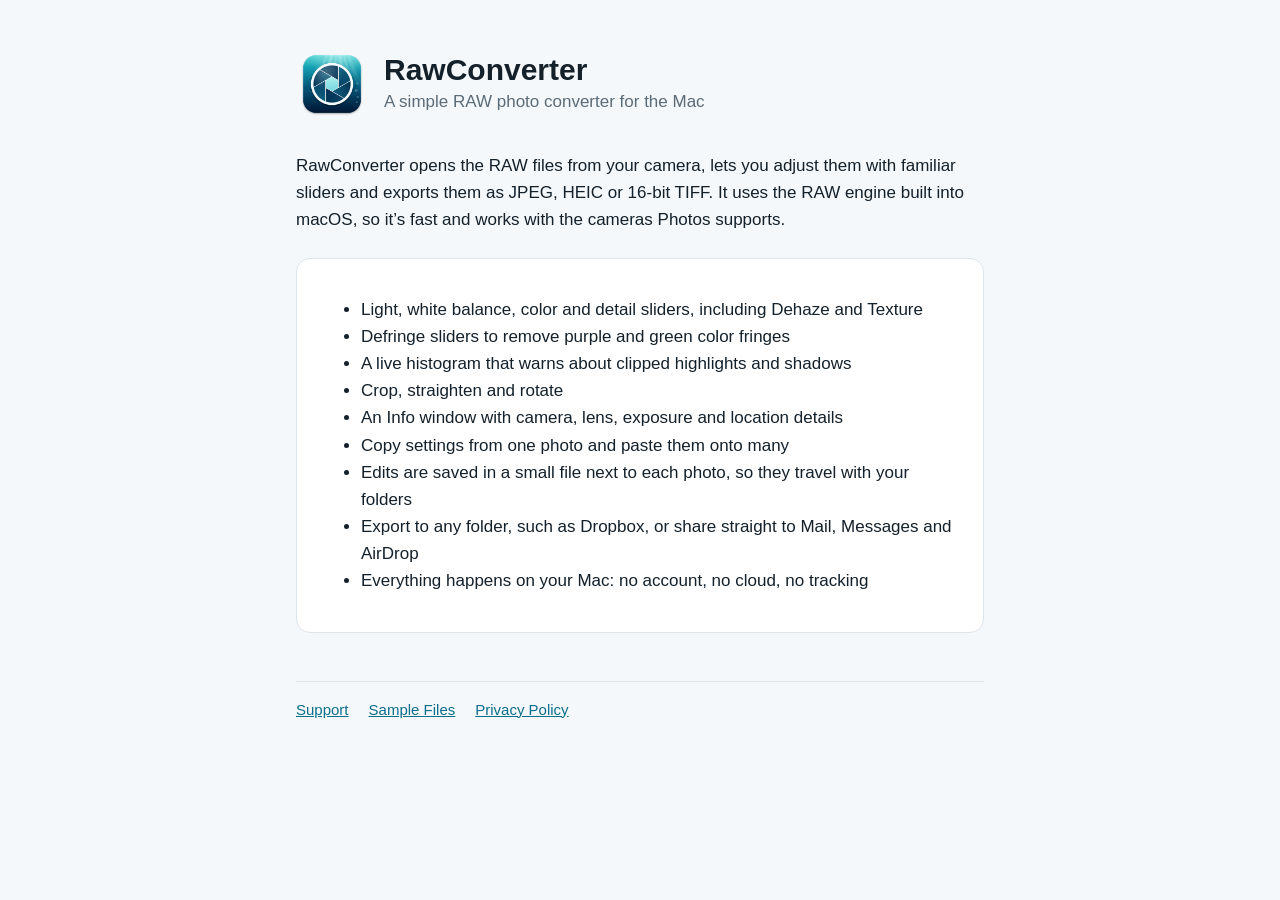
<file: index.html>
<!doctype html>
<html lang="en">
<head>
  <meta charset="utf-8">
  <meta name="viewport" content="width=device-width, initial-scale=1">
  <title>RawConverter</title>
  <meta name="description" content="A simple RAW photo converter for the Mac.">
  <link rel="icon" href="icon.png">
  <link rel="stylesheet" href="style.css">
</head>
<body>
<main>
  <header>
    <img src="icon.png" alt="">
    <div>
      <h1>RawConverter</h1>
      <div class="muted">A simple RAW photo converter for the Mac</div>
    </div>
  </header>

  <p>RawConverter opens the RAW files from your camera, lets you adjust them with familiar sliders and exports them as JPEG, HEIC or 16-bit TIFF. It uses the RAW engine built into macOS, so it’s fast and works with the cameras Photos supports.</p>

  <div class="card">
    <ul>
      <li>Light, white balance, color and detail sliders, including Dehaze and Texture</li>
      <li>Defringe sliders to remove purple and green color fringes</li>
      <li>A live histogram that warns about clipped highlights and shadows</li>
      <li>Crop, straighten and rotate</li>
      <li>An Info window with camera, lens, exposure and location details</li>
      <li>Copy settings from one photo and paste them onto many</li>
      <li>Edits are saved in a small file next to each photo, so they travel with your folders</li>
      <li>Export to any folder, such as Dropbox, or share straight to Mail, Messages and AirDrop</li>
      <li>Everything happens on your Mac: no account, no cloud, no tracking</li>
    </ul>
  </div>

  <nav>
    <a href="support.html">Support</a>
    <a href="samples.html">Sample Files</a>
    <a href="privacy.html">Privacy Policy</a>
  </nav>
</main>
</body>
</html>
</file>
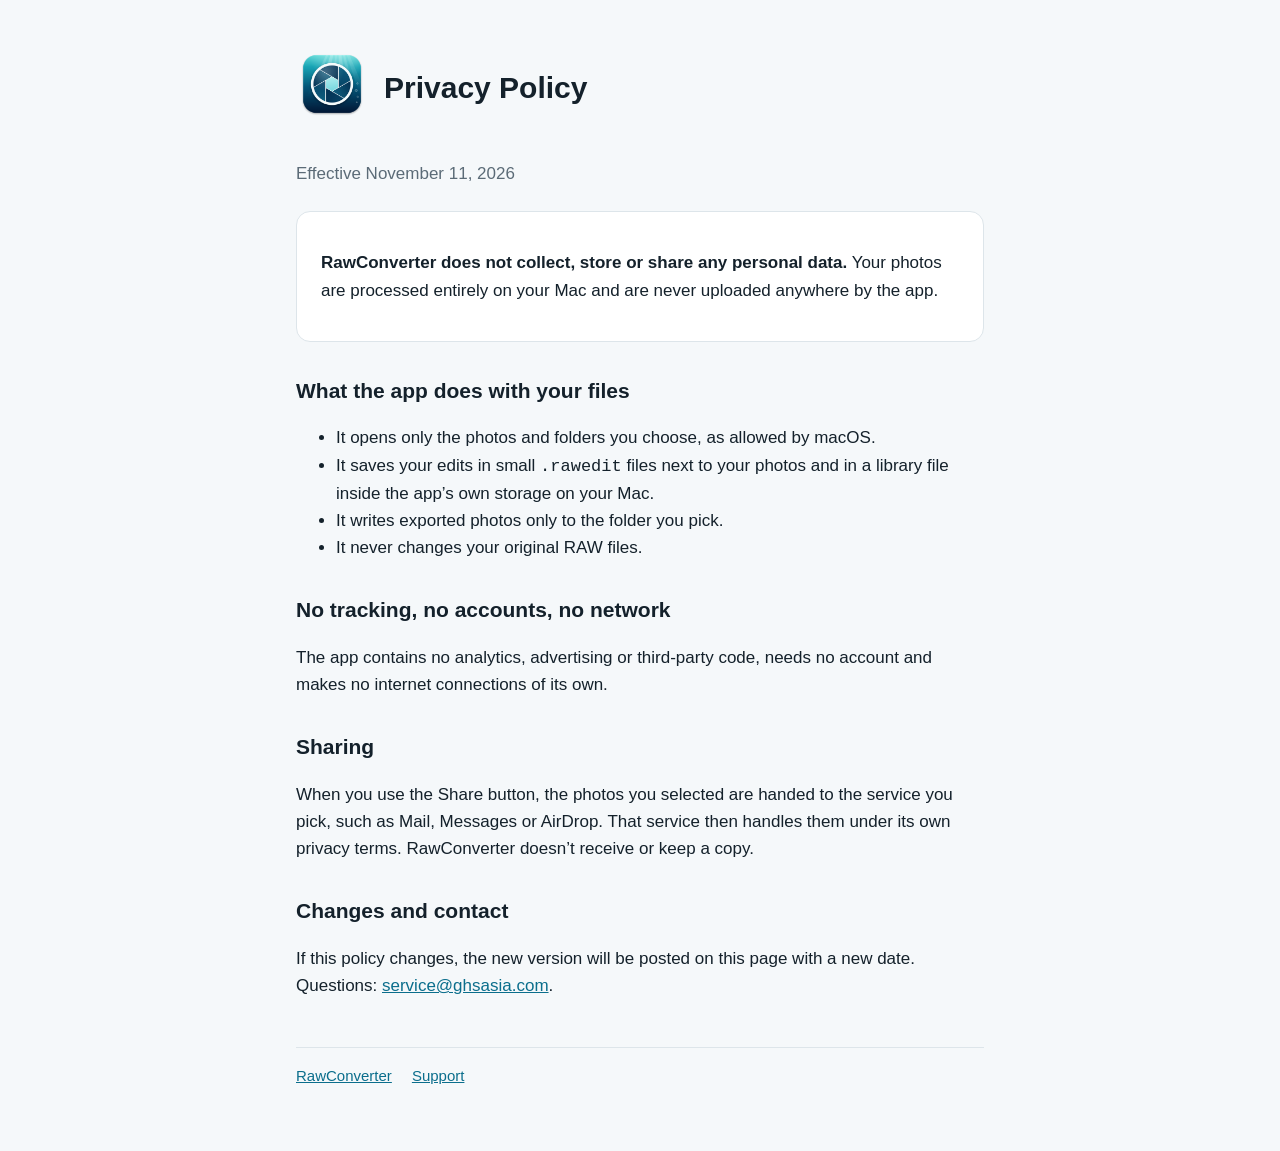
<file: privacy.html>
<!doctype html>
<html lang="en">
<head>
  <meta charset="utf-8">
  <meta name="viewport" content="width=device-width, initial-scale=1">
  <title>RawConverter Privacy</title>
  <link rel="icon" href="icon.png">
  <link rel="stylesheet" href="style.css">
</head>
<body>
<main>
  <header>
    <a href="index.html"><img src="icon.png" alt="RawConverter"></a>
    <h1>Privacy Policy</h1>
  </header>
  <p class="muted">Effective November 11, 2026</p>

  <div class="card">
    <p><strong>RawConverter does not collect, store or share any personal data.</strong> Your photos are processed entirely on your Mac and are never uploaded anywhere by the app.</p>
  </div>

  <h2>What the app does with your files</h2>
  <ul>
    <li>It opens only the photos and folders you choose, as allowed by macOS.</li>
    <li>It saves your edits in small <code>.rawedit</code> files next to your photos and in a library file inside the app’s own storage on your Mac.</li>
    <li>It writes exported photos only to the folder you pick.</li>
    <li>It never changes your original RAW files.</li>
  </ul>

  <h2>No tracking, no accounts, no network</h2>
  <p>The app contains no analytics, advertising or third-party code, needs no account and makes no internet connections of its own.</p>

  <h2>Sharing</h2>
  <p>When you use the Share button, the photos you selected are handed to the service you pick, such as Mail, Messages or AirDrop. That service then handles them under its own privacy terms. RawConverter doesn’t receive or keep a copy.</p>

  <h2>Changes and contact</h2>
  <p>If this policy changes, the new version will be posted on this page with a new date. Questions: <a href="mailto:service@ghsasia.com?subject=RawConverter%20privacy">service@ghsasia.com</a>.</p>

  <nav>
    <a href="index.html">RawConverter</a>
    <a href="support.html">Support</a>
  </nav>
</main>
</body>
</html>
</file>
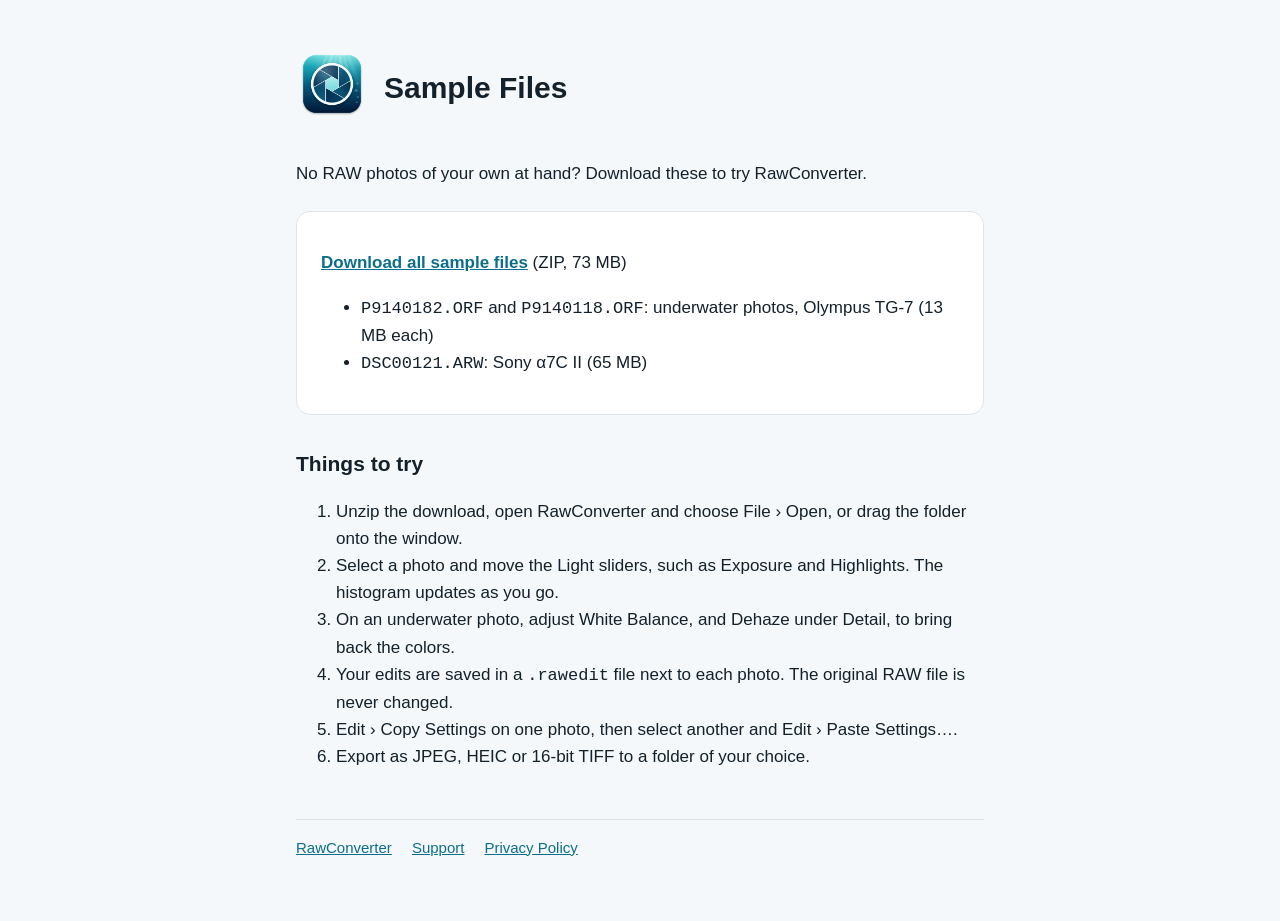
<file: samples.html>
<!doctype html>
<html lang="en">
<head>
  <meta charset="utf-8">
  <meta name="viewport" content="width=device-width, initial-scale=1">
  <title>RawConverter Sample Files</title>
  <link rel="icon" href="icon.png">
  <link rel="stylesheet" href="style.css">
</head>
<body>
<main>
  <header>
    <a href="index.html"><img src="icon.png" alt="RawConverter"></a>
    <h1>Sample Files</h1>
  </header>

  <p>No RAW photos of your own at hand? Download these to try RawConverter.</p>

  <div class="card">
    <p><a href="https://github.com/Knarf53My/rawconverter-site/releases/download/sample-files/RawConverter-sample-files.zip"><strong>Download all sample files</strong></a> (ZIP, 73 MB)</p>
    <ul>
      <li><code>P9140182.ORF</code> and <code>P9140118.ORF</code>: underwater photos, Olympus TG-7 (13 MB each)</li>
      <li><code>DSC00121.ARW</code>: Sony α7C II (65 MB)</li>
    </ul>
  </div>

  <h2>Things to try</h2>

  <ol>
    <li>Unzip the download, open RawConverter and choose File › Open, or drag the folder onto the window.</li>
    <li>Select a photo and move the Light sliders, such as Exposure and Highlights. The histogram updates as you go.</li>
    <li>On an underwater photo, adjust White Balance, and Dehaze under Detail, to bring back the colors.</li>
    <li>Your edits are saved in a <code>.rawedit</code> file next to each photo. The original RAW file is never changed.</li>
    <li>Edit › Copy Settings on one photo, then select another and Edit › Paste Settings….</li>
    <li>Export as JPEG, HEIC or 16-bit TIFF to a folder of your choice.</li>
  </ol>

  <nav>
    <a href="index.html">RawConverter</a>
    <a href="support.html">Support</a>
    <a href="privacy.html">Privacy Policy</a>
  </nav>
</main>
</body>
</html>
</file>
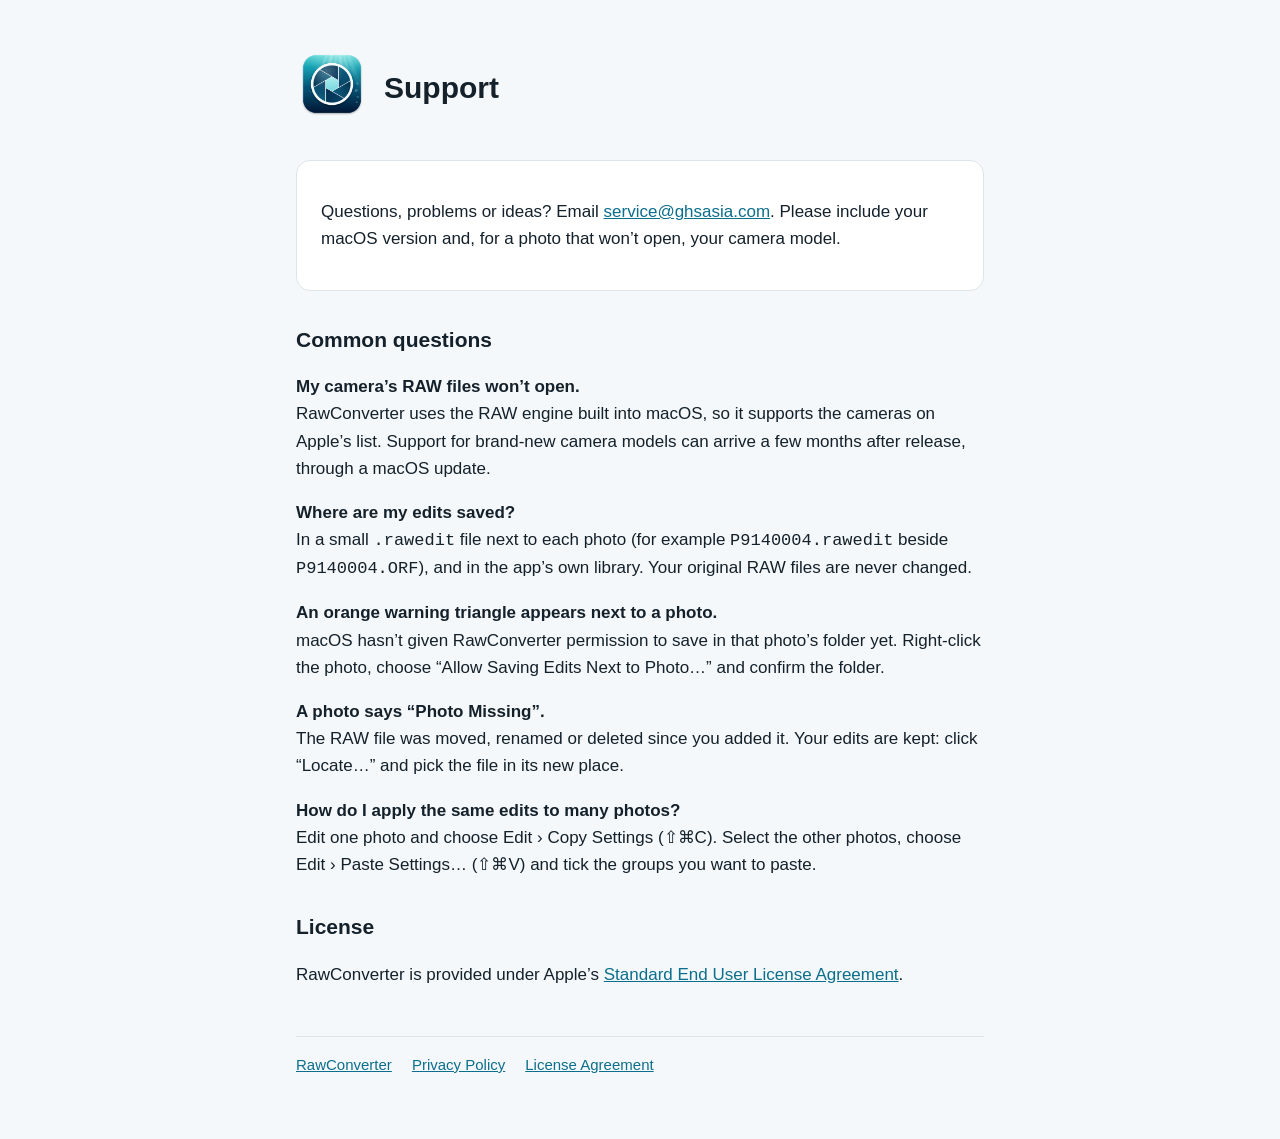
<file: support.html>
<!doctype html>
<html lang="en">
<head>
  <meta charset="utf-8">
  <meta name="viewport" content="width=device-width, initial-scale=1">
  <title>RawConverter Support</title>
  <link rel="icon" href="icon.png">
  <link rel="stylesheet" href="style.css">
</head>
<body>
<main>
  <header>
    <a href="index.html"><img src="icon.png" alt="RawConverter"></a>
    <h1>Support</h1>
  </header>

  <div class="card">
    <p>Questions, problems or ideas? Email <a href="mailto:service@ghsasia.com?subject=RawConverter">service@ghsasia.com</a>. Please include your macOS version and, for a photo that won’t open, your camera model.</p>
  </div>

  <h2>Common questions</h2>

  <p><strong>My camera’s RAW files won’t open.</strong><br>
  RawConverter uses the RAW engine built into macOS, so it supports the cameras on Apple’s list. Support for brand-new camera models can arrive a few months after release, through a macOS update.</p>

  <p><strong>Where are my edits saved?</strong><br>
  In a small <code>.rawedit</code> file next to each photo (for example <code>P9140004.rawedit</code> beside <code>P9140004.ORF</code>), and in the app’s own library. Your original RAW files are never changed.</p>

  <p><strong>An orange warning triangle appears next to a photo.</strong><br>
  macOS hasn’t given RawConverter permission to save in that photo’s folder yet. Right-click the photo, choose “Allow Saving Edits Next to Photo…” and confirm the folder.</p>

  <p><strong>A photo says “Photo Missing”.</strong><br>
  The RAW file was moved, renamed or deleted since you added it. Your edits are kept: click “Locate…” and pick the file in its new place.</p>

  <p><strong>How do I apply the same edits to many photos?</strong><br>
  Edit one photo and choose Edit › Copy Settings (⇧⌘C). Select the other photos, choose Edit › Paste Settings… (⇧⌘V) and tick the groups you want to paste.</p>

  <h2>License</h2>

  <p>RawConverter is provided under Apple’s <a href="https://www.apple.com/legal/internet-services/itunes/dev/stdeula/">Standard End User License Agreement</a>.</p>

  <nav>
    <a href="index.html">RawConverter</a>
    <a href="privacy.html">Privacy Policy</a>
    <a href="https://www.apple.com/legal/internet-services/itunes/dev/stdeula/">License Agreement</a>
  </nav>
</main>
</body>
</html>
</file>
<file: style.css>
:root {
  --bg: #f5f8fa; --text: #14212b; --muted: #5b6b77; --accent: #0b6e8c; --card: #ffffff; --line: #dde5ea;
  color-scheme: light dark;
}
@media (prefers-color-scheme: dark) {
  :root { --bg: #0d1820; --text: #e6eef2; --muted: #9aabb6; --accent: #5fd0dc; --card: #142430; --line: #22394a; }
}
* { box-sizing: border-box; }
body {
  margin: 0; background: var(--bg); color: var(--text);
  font: 17px/1.6 -apple-system, BlinkMacSystemFont, "Helvetica Neue", Arial, sans-serif;
}
main { max-width: 720px; margin: 0 auto; padding: 48px 16px 64px; }
header { display: flex; align-items: center; gap: 16px; margin-bottom: 32px; }
header img { width: 72px; height: 72px; }
header a { color: inherit; text-decoration: none; }
h1 { font-size: 30px; line-height: 1.2; margin: 0; }
h2 { font-size: 21px; margin: 32px 0 8px; }
p, li { color: var(--text); }
.muted { color: var(--muted); }
a { color: var(--accent); }
.card { background: var(--card); border: 1px solid var(--line); border-radius: 14px; padding: 20px 24px; margin: 24px 0; }
nav { display: flex; gap: 20px; flex-wrap: wrap; border-top: 1px solid var(--line); margin-top: 48px; padding-top: 16px; font-size: 15px; }
</file>
